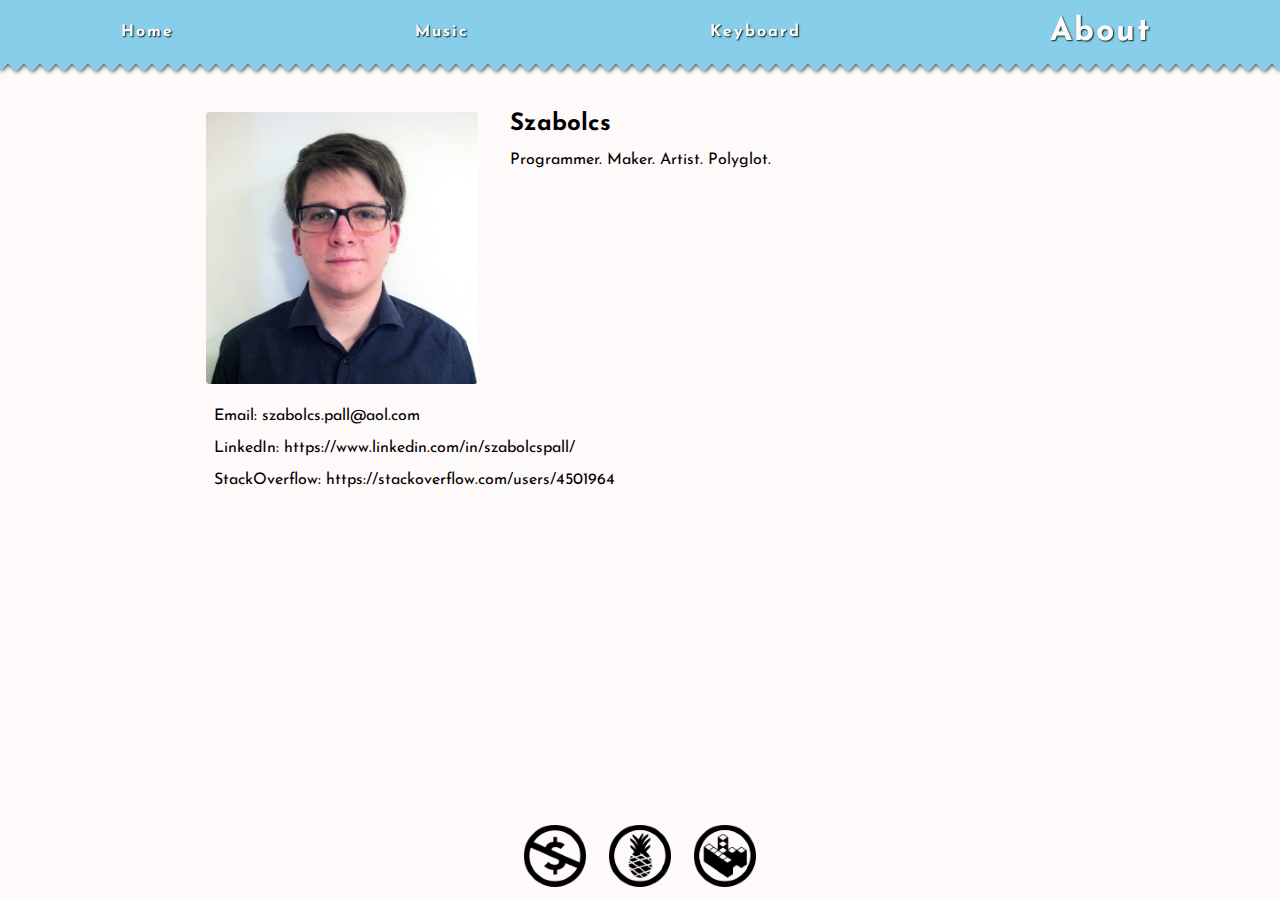
<file: about.html>
<!doctype html>
<html lang="en">
<meta name="viewport" content="width=device-width, initial-scale=1">
<link rel="stylesheet" href="style/main.css">
<style>
	span {
		display: block;
		width: 100%;
		font-size: 75%;
	}

	article img {
		margin-bottom: 1rem;
		float: left;
		width: calc(35% - 2rem);
		margin-right: 2rem;
		border-radius: 4px;
	}

	strong {
		width: 100%;
	}

	ul,
	ol {
		clear: both;
		list-style: none;
	}

	section {
		margin-top: 2rem;
	}

	ul,
	ol,
	dl,
	[property="description"] {
		margin-top: 1em;
	}

	[property="email"]::before {
		content: attr(property) ": ";
		text-transform: capitalize;
	}

	[property="sameAs"]::after {
		content: ":\00a0" attr(href);
	}
</style>
<title>About | Zibellino's</title>
<header role="navigation">
	<a href="/">Home</a>
	<a href="/music.html">Music</a>
	<a href="/keyboard.html">Keyboard</a>
	<h1><a href="/about.html">About</a></h1>
</header>
<article role="main" vocab="http://schema.org" typeof="Person">
	<img alt="Szabolcs" property="image" src="images/szabolcs.jpg">
	<h2 property="name">Szabolcs</h2>
	<p property="description">Programmer. Maker. Artist. Polyglot.</p>
	<ul>
		<li><a href="mailto:szabolcs.pall@aol.com" property="email">szabolcs.pall@aol.com</a>
		<li><a href="https://www.linkedin.com/in/szabolcspall/" property="sameAs">LinkedIn</a>
		<li><a href="https://stackoverflow.com/users/4501964" property="sameAs">StackOverflow</a>
	</ul>
</article>
<footer>
	<a href="http://creativecommons.org/licenses/by-nc/4.0/"><img alt="CC-BY-NC" src="/images/cc-by-nc.png"></a>
	<a href="http://www.konomark.org/"><img alt="Konomark" src="/images/konomark.png"></a>
	<a href="http://www.kopimi.com/"><img alt="Kopimi" src="/images/kopimi.png"></a>
</footer>
</file>
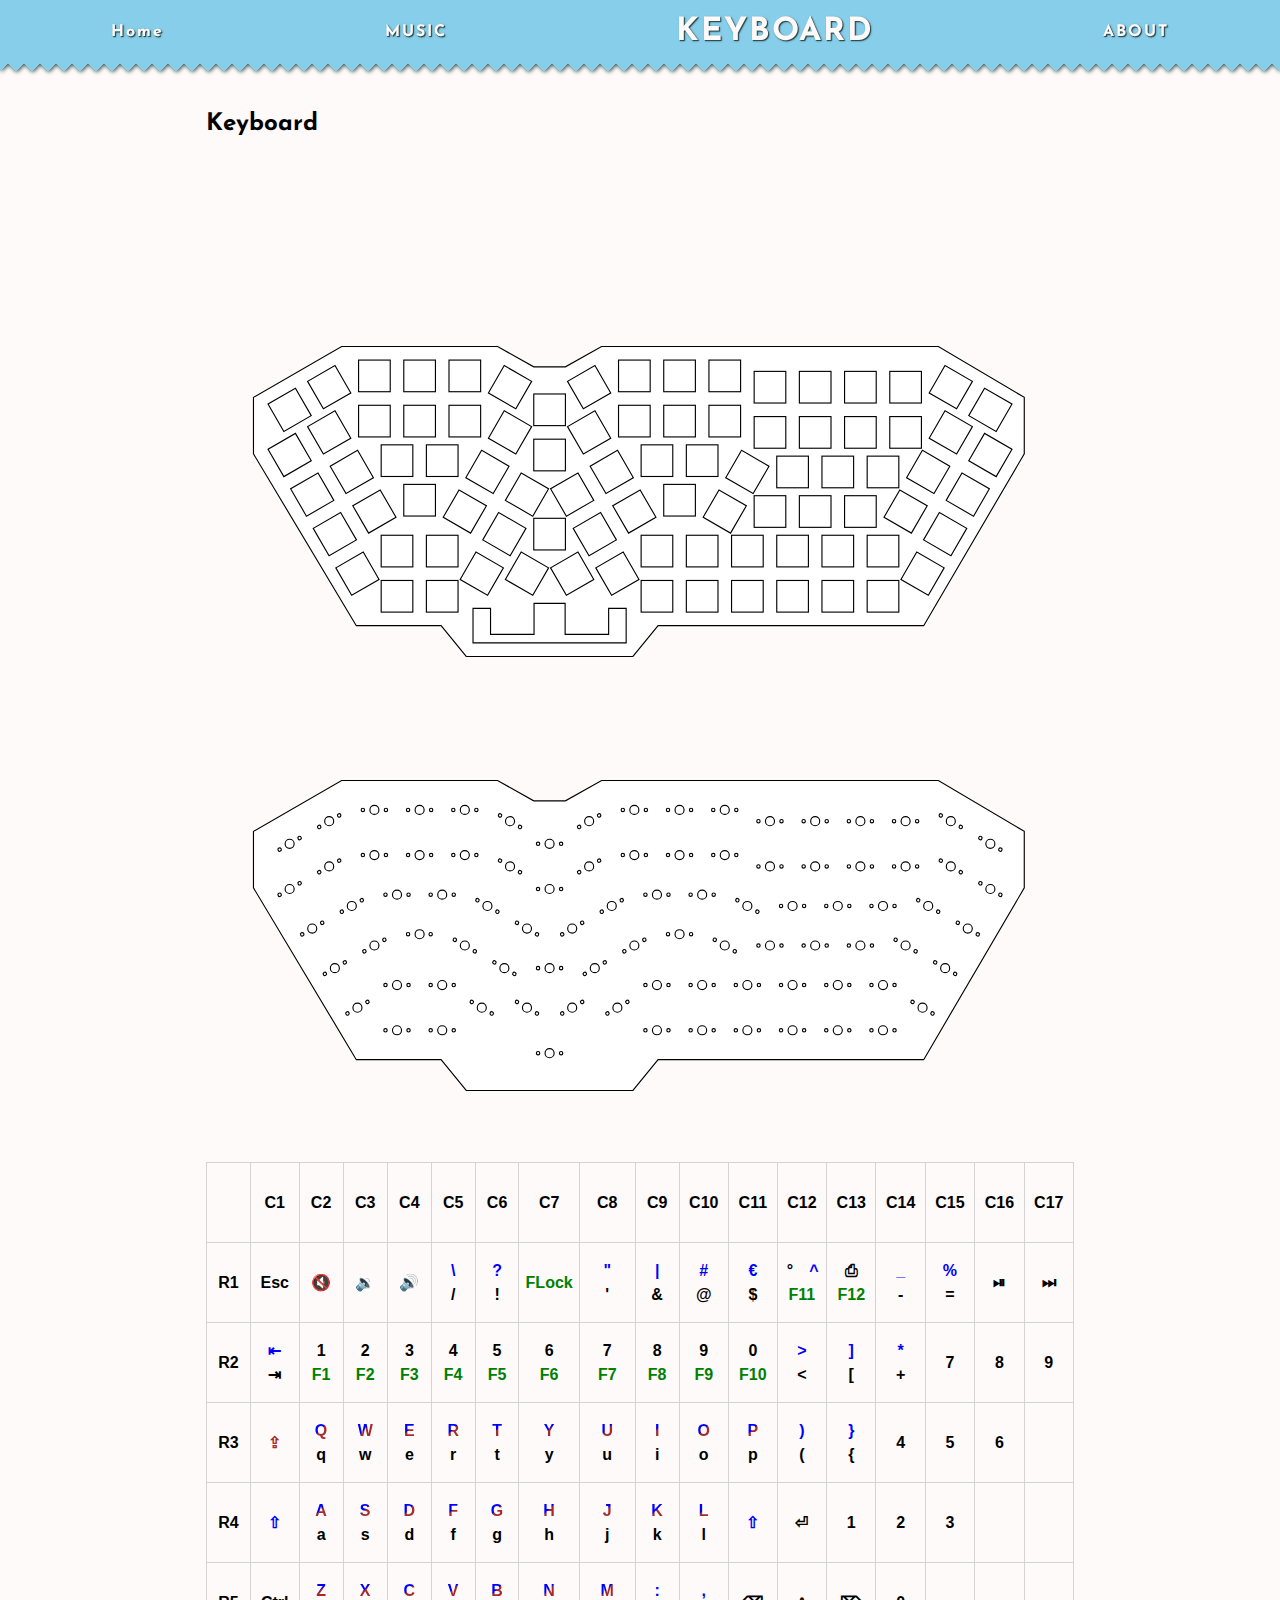
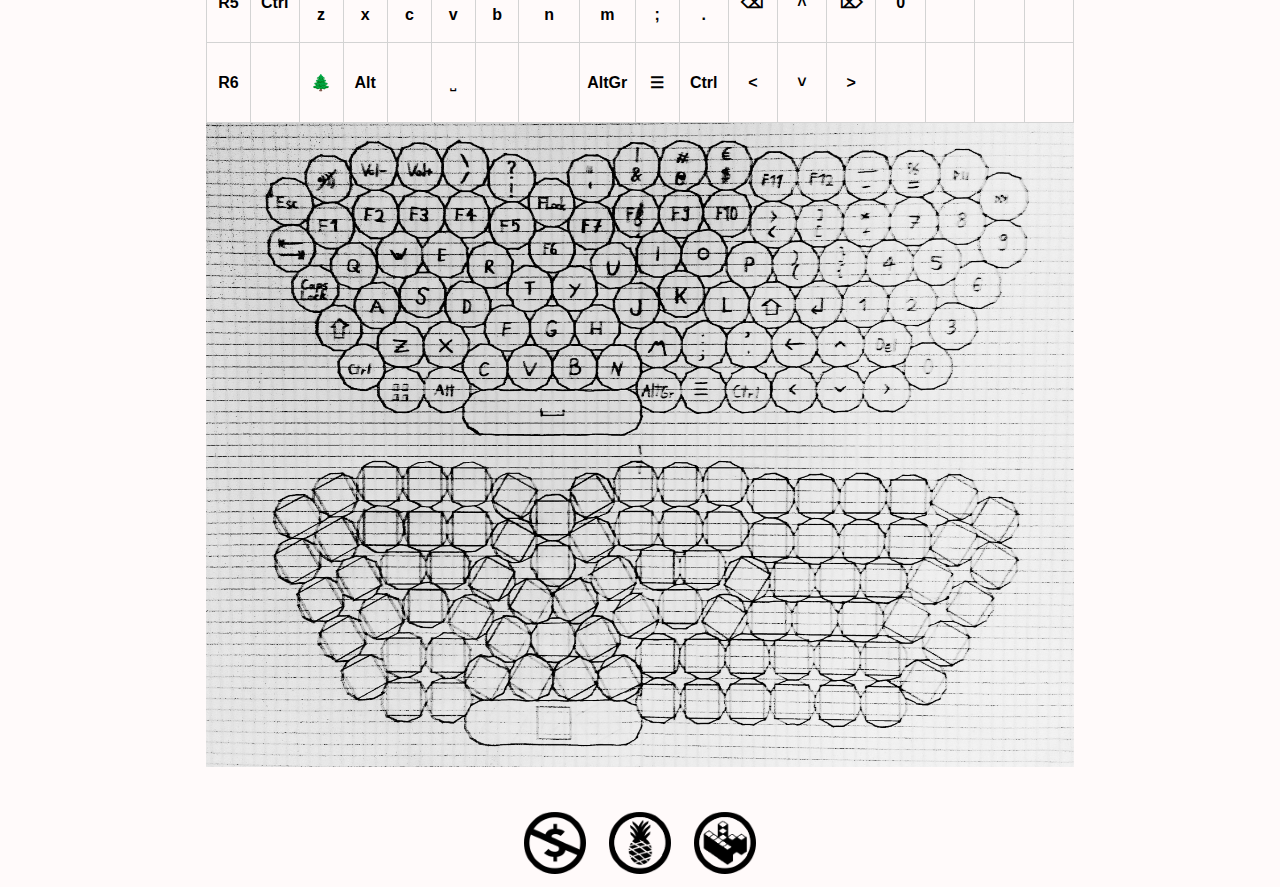
<file: keyboard.html>
<!doctype html>
<html lang="en">
<meta name="viewport" content="width=device-width, initial-scale=1">
<title>Szabolcs</title>
<header role="navigation">
	<a href="/">Home</a>
	<a href="/music.html">MUSIC</a>
	<h1><a href="/keyboard.html">KEYBOARD</a></h1>
	<a href="/szabolcs.html">ABOUT</a>
</header>
<section role="main">
	<h2>Keyboard</h2>
	<iframe src="https://www.viewstl.com/?embedded&color=gray&bgcolor=transparent&url=http%3A%2F%2Fzibellino.github.io%2Fimages%2Fkeycap-final-v5.stl&shading=flat&clean=no&noborder=yes&orientation=back&edges=yes"></iframe>
	<svg x="0" y="0" viewBox="0 0 384 384" xmlns="http://www.w3.org/2000/svg" style="stroke:#000000; fill:#ffffff; stroke-width: 0.5">
		<polygon points="21,47.5 60,25 129,25 145,34 159,34 175,25 239.5,25 324,25 362,47.5 362,72.5 317.5,148.5 200,148.5 188.875,162.125 115.125,162.125 104,148.5 66.5,148.5 21,72.5"/>
		<polygon points="21,239.5 60,217 129,217 145,226 159,226 175,217 239.5,217 324,217 362,239.5 362,264.5 317.5,340.5 200,340.5 188.875,354.125 115.125,354.125 104,340.5 66.5,340.5 21,264.5"/>

		<rect x="30" y="46" height="14" width="14" transform="rotate(-30 37 53)"></rect>
		<rect x="47.5" y="36" height="14" width="14" transform="rotate(-30 54.5 43)"></rect>
		<rect x="67.5" y="31" height="14" width="14"></rect>
		<rect x="87.5" y="31" height="14" width="14"></rect>
		<rect x="107.5" y="31" height="14" width="14"></rect>
		<rect x="127.5" y="36" height="14" width="14" transform="rotate(30 134.5 43)"></rect>
		<rect x="145" y="46" height="14" width="14"></rect>
		<rect x="162.5" y="36" height="14" width="14" transform="rotate(-30 169.5 43)"></rect>
		<rect x="182.5" y="31" height="14" width="14"></rect>
		<rect x="202.5" y="31" height="14" width="14"></rect>
		<rect x="222.5" y="31" height="14" width="14"></rect>
		<rect x="242.5" y="36" height="14" width="14"></rect>
		<rect x="262.5" y="36" height="14" width="14"></rect>
		<rect x="282.5" y="36" height="14" width="14"></rect>
		<rect x="302.5" y="36" height="14" width="14"></rect>
		<rect x="322.5" y="36" height="14" width="14" transform="rotate(30 329.5 43)"></rect>
		<rect x="340" y="46" height="14" width="14" transform="rotate(30 347 53)"></rect>

		<rect x="30" y="66" height="14" width="14" transform="rotate(-30 37 73)"></rect>
		<rect x="47.5" y="56" height="14" width="14" transform="rotate(-30 54.5 63)"></rect>
		<rect x="67.5" y="51" height="14" width="14"></rect>
		<rect x="87.5" y="51" height="14" width="14"></rect>
		<rect x="107.5" y="51" height="14" width="14"></rect>
		<rect x="127.5" y="56" height="14" width="14" transform="rotate(30 134.5 63)"></rect>
		<rect x="145" y="66" height="14" width="14"></rect>
		<rect x="162.5" y="56" height="14" width="14" transform="rotate(-30 169.5 63)"></rect>
		<rect x="182.5" y="51" height="14" width="14"></rect>
		<rect x="202.5" y="51" height="14" width="14"></rect>
		<rect x="222.5" y="51" height="14" width="14"></rect>
		<rect x="242.5" y="56" height="14" width="14"></rect>
		<rect x="262.5" y="56" height="14" width="14"></rect>
		<rect x="282.5" y="56" height="14" width="14"></rect>
		<rect x="302.5" y="56" height="14" width="14"></rect>
		<rect x="322.5" y="56" height="14" width="14" transform="rotate(30 329.5 63)"></rect>
		<rect x="340" y="66" height="14" width="14" transform="rotate(30 347 73)"></rect>

		<rect x="40" y="83.5" height="14" width="14" transform="rotate(-30 47 90.5)"></rect>
		<rect x="57.5" y="73.5" height="14" width="14" transform="rotate(-30 64.5 80.5)"></rect>
		<rect x="77.5" y="68.5" height="14" width="14"></rect>
		<rect x="97.5" y="68.5" height="14" width="14"></rect>
		<rect x="117.5" y="73.5" height="14" width="14" transform="rotate(30 124.5 80.5)"></rect>
		<rect x="135" y="83.5" height="14" width="14" transform="rotate(30 142 90.5)"></rect>
		<rect x="155" y="83.5" height="14" width="14" transform="rotate(-30 162 90.5)"></rect>
		<rect x="172.5" y="73.5" height="14" width="14" transform="rotate(-30 179.5 80.5)"></rect>
		<rect x="192.5" y="68.5" height="14" width="14"></rect>
		<rect x="212.5" y="68.5" height="14" width="14"></rect>
		<rect x="232.5" y="73.5" height="14" width="14" transform="rotate(30 239.5 80.5)"></rect>
		<rect x="252.5" y="73.5" height="14" width="14"></rect>
		<rect x="272.5" y="73.5" height="14" width="14"></rect>
		<rect x="292.5" y="73.5" height="14" width="14"></rect>
		<rect x="312.5" y="73.5" height="14" width="14" transform="rotate(30 319.5 80.5)"></rect>
		<rect x="330" y="83.5" height="14" width="14" transform="rotate(30 337 90.5)"></rect>

		<rect x="50" y="101" height="14" width="14" transform="rotate(-30 57 108)"></rect>
		<rect x="67.5" y="91" height="14" width="14" transform="rotate(-30 74.5 98)"></rect>
		<rect x="87.5" y="86" height="14" width="14"></rect>
		<rect x="107.5" y="91" height="14" width="14" transform="rotate(30 114.5 98)"></rect>
		<rect x="125" y="101" height="14" width="14" transform="rotate(30 132 108)"></rect>
		<rect x="145" y="101" height="14" width="14"></rect>
		<rect x="165" y="101" height="14" width="14" transform="rotate(-30 172 108)"></rect>
		<rect x="182.5" y="91" height="14" width="14" transform="rotate(-30 189.5 98)"></rect>
		<rect x="202.5" y="86" height="14" width="14"></rect>
		<rect x="222.5" y="91" height="14" width="14" transform="rotate(30 229.5 98)"></rect>
		<rect x="242.5" y="91" height="14" width="14"></rect>
		<rect x="262.5" y="91" height="14" width="14"></rect>
		<rect x="282.5" y="91" height="14" width="14"></rect>
		<rect x="302.5" y="91" height="14" width="14" transform="rotate(30 309.5 98)"></rect>
		<rect x="320" y="101" height="14" width="14" transform="rotate(30 327 108)"></rect>

		<rect x="60" y="118.5" height="14" width="14" transform="rotate(-30 67 125.5)"></rect>
		<rect x="77.5" y="108.5" height="14" width="14"></rect>
		<rect x="97.5" y="108.5" height="14" width="14"></rect>
		<rect x="115" y="118.5" height="14" width="14" transform="rotate(30 122 125.5)"></rect>
		<rect x="135" y="118.5" height="14" width="14" transform="rotate(30 142 125.5)"></rect>
		<rect x="155" y="118.5" height="14" width="14" transform="rotate(-30 162 125.5)"></rect>
		<rect x="175" y="118.5" height="14" width="14" transform="rotate(-30 182 125.5)"></rect>
		<rect x="192.5" y="108.5" height="14" width="14"></rect>
		<rect x="212.5" y="108.5" height="14" width="14"></rect>
		<rect x="232.5" y="108.5" height="14" width="14"></rect>
		<rect x="252.5" y="108.5" height="14" width="14"></rect>
		<rect x="272.5" y="108.5" height="14" width="14"></rect>
		<rect x="292.5" y="108.5" height="14" width="14"></rect>
		<rect x="310" y="118.5" height="14" width="14" transform="rotate(30 317 125.5)"></rect>

		<rect x="77.5" y="128.5" height="14" width="14"></rect>
		<rect x="97.5" y="128.5" height="14" width="14"></rect>
		<rect x="192.5" y="128.5" height="14" width="14"></rect>
		<rect x="212.5" y="128.5" height="14" width="14"></rect>
		<rect x="232.5" y="128.5" height="14" width="14"></rect>
		<rect x="252.5" y="128.5" height="14" width="14"></rect>
		<rect x="272.5" y="128.5" height="14" width="14"></rect>
		<rect x="292.5" y="128.5" height="14" width="14"></rect>

		<polygon points="118.125,140.875 125.875,140.875 125.875,152.375 145.125,152.375 145.125,138.625 158.875,138.625 158.875,152.375 178.125,152.375 178.125,140.875 185.875,140.875 185.875,156.125 118.125,156.125"/>

		<circle cx="37" cy="245" r="2"/>
		<circle cx="31.9" cy="245" r="0.75" transform="rotate(-30 37 245)"/>
		<circle cx="42.1" cy="245" r="0.75" transform="rotate(-30 37 245)"/>
		<circle cx="54.5" cy="235" r="2"/>
		<circle cx="49.4" cy="235" r="0.75" transform="rotate(-30 54.5 235)"/>
		<circle cx="59.6" cy="235" r="0.75" transform="rotate(-30 54.5 235)"/>
		<circle cx="74.5" cy="230" r="2"/>
		<circle cx="69.4" cy="230" r="0.75"/>
		<circle cx="79.6" cy="230" r="0.75"/>
		<circle cx="94.5" cy="230" r="2"/>
		<circle cx="89.4" cy="230" r="0.75"/>
		<circle cx="99.6" cy="230" r="0.75"/>
		<circle cx="114.5" cy="230" r="2"/>
		<circle cx="109.4" cy="230" r="0.75"/>
		<circle cx="119.6" cy="230" r="0.75"/>
		<circle cx="134.5" cy="235" r="2"/>
		<circle cx="129.4" cy="235" r="0.75" transform="rotate(30 134.5 235)"/>
		<circle cx="139.6" cy="235" r="0.75" transform="rotate(30 134.5 235)"/>
		<circle cx="152" cy="245" r="2"/>
		<circle cx="146.9" cy="245" r="0.75"/>
		<circle cx="157.1" cy="245" r="0.75"/>
		<circle cx="169.5" cy="235" r="2"/>
		<circle cx="164.4" cy="235" r="0.75" transform="rotate(-30 169.5 235)"/>
		<circle cx="174.6" cy="235" r="0.75" transform="rotate(-30 169.5 235)"/>
		<circle cx="189.5" cy="230" r="2"/>
		<circle cx="184.4" cy="230" r="0.75"/>
		<circle cx="194.6" cy="230" r="0.75"/>
		<circle cx="209.5" cy="230" r="2"/>
		<circle cx="204.4" cy="230" r="0.75"/>
		<circle cx="214.6" cy="230" r="0.75"/>
		<circle cx="229.5" cy="230" r="2"/>
		<circle cx="224.4" cy="230" r="0.75"/>
		<circle cx="234.6" cy="230" r="0.75"/>
		<circle cx="249.5" cy="235" r="2"/>
		<circle cx="244.4" cy="235" r="0.75"/>
		<circle cx="254.6" cy="235" r="0.75"/>
		<circle cx="269.5" cy="235" r="2"/>
		<circle cx="264.4" cy="235" r="0.75"/>
		<circle cx="274.6" cy="235" r="0.75"/>
		<circle cx="289.5" cy="235" r="2"/>
		<circle cx="284.4" cy="235" r="0.75"/>
		<circle cx="294.6" cy="235" r="0.75"/>
		<circle cx="309.5" cy="235" r="2"/>
		<circle cx="304.4" cy="235" r="0.75"/>
		<circle cx="314.6" cy="235" r="0.75"/>
		<circle cx="329.5" cy="235" r="2"/>
		<circle cx="324.4" cy="235" r="0.75" transform="rotate(30 329.5 235)"/>
		<circle cx="334.6" cy="235" r="0.75" transform="rotate(30 329.5 235)"/>
		<circle cx="347" cy="245" r="2"/>
		<circle cx="341.9" cy="245" r="0.75" transform="rotate(30 347 245)"/>
		<circle cx="352.1" cy="245" r="0.75" transform="rotate(30 347 245)"/>

		<circle cx="37" cy="265" r="2"/>
		<circle cx="31.9" cy="265" r="0.75" transform="rotate(-30 37 265)"/>
		<circle cx="42.1" cy="265" r="0.75" transform="rotate(-30 37 265)"/>
		<circle cx="54.5" cy="255" r="2"/>
		<circle cx="49.4" cy="255" r="0.75" transform="rotate(-30 54.5 255)"/>
		<circle cx="59.6" cy="255" r="0.75" transform="rotate(-30 54.5 255)"/>
		<circle cx="74.5" cy="250" r="2"/>
		<circle cx="69.4" cy="250" r="0.75"/>
		<circle cx="79.6" cy="250" r="0.75"/>
		<circle cx="94.5" cy="250" r="2"/>
		<circle cx="89.4" cy="250" r="0.75"/>
		<circle cx="99.6" cy="250" r="0.75"/>
		<circle cx="114.5" cy="250" r="2"/>
		<circle cx="109.4" cy="250" r="0.75"/>
		<circle cx="119.6" cy="250" r="0.75"/>
		<circle cx="134.5" cy="255" r="2"/>
		<circle cx="129.4" cy="255" r="0.75" transform="rotate(30 134.5 255)"/>
		<circle cx="139.6" cy="255" r="0.75" transform="rotate(30 134.5 255)"/>
		<circle cx="152" cy="265" r="2"/>
		<circle cx="146.9" cy="265" r="0.75"/>
		<circle cx="157.1" cy="265" r="0.75"/>
		<circle cx="169.5" cy="255" r="2"/>
		<circle cx="164.4" cy="255" r="0.75" transform="rotate(-30 169.5 255)"/>
		<circle cx="174.6" cy="255" r="0.75" transform="rotate(-30 169.5 255)"/>
		<circle cx="189.5" cy="250" r="2"/>
		<circle cx="184.4" cy="250" r="0.75"/>
		<circle cx="194.6" cy="250" r="0.75"/>
		<circle cx="209.5" cy="250" r="2"/>
		<circle cx="204.4" cy="250" r="0.75"/>
		<circle cx="214.6" cy="250" r="0.75"/>
		<circle cx="229.5" cy="250" r="2"/>
		<circle cx="224.4" cy="250" r="0.75"/>
		<circle cx="234.6" cy="250" r="0.75"/>
		<circle cx="249.5" cy="255" r="2"/>
		<circle cx="244.4" cy="255" r="0.75"/>
		<circle cx="254.6" cy="255" r="0.75"/>
		<circle cx="269.5" cy="255" r="2"/>
		<circle cx="264.4" cy="255" r="0.75"/>
		<circle cx="274.6" cy="255" r="0.75"/>
		<circle cx="289.5" cy="255" r="2"/>
		<circle cx="284.4" cy="255" r="0.75"/>
		<circle cx="294.6" cy="255" r="0.75"/>
		<circle cx="309.5" cy="255" r="2"/>
		<circle cx="304.4" cy="255" r="0.75"/>
		<circle cx="314.6" cy="255" r="0.75"/>
		<circle cx="329.5" cy="255" r="2"/>
		<circle cx="324.4" cy="255" r="0.75" transform="rotate(30 329.5 255)"/>
		<circle cx="334.6" cy="255" r="0.75" transform="rotate(30 329.5 255)"/>
		<circle cx="347" cy="265" r="2"/>
		<circle cx="341.9" cy="265" r="0.75" transform="rotate(30 347 265)"/>
		<circle cx="352.1" cy="265" r="0.75" transform="rotate(30 347 265)"/>

		<circle cx="47" cy="282.5" r="2"/>
		<circle cx="41.9" cy="282.5" r="0.75" transform="rotate(-30 47 282.5)"/>
		<circle cx="52.1" cy="282.5" r="0.75" transform="rotate(-30 47 282.5)"/>
		<circle cx="64.5" cy="272.5" r="2"/>
		<circle cx="59.4" cy="272.5" r="0.75" transform="rotate(-30 64.5 272.5)"/>
		<circle cx="69.6" cy="272.5" r="0.75" transform="rotate(-30 64.5 272.5)"/>
		<circle cx="84.5" cy="267.5" r="2"/>
		<circle cx="79.4" cy="267.5" r="0.75"/>
		<circle cx="89.6" cy="267.5" r="0.75"/>
		<circle cx="104.5" cy="267.5" r="2"/>
		<circle cx="99.4" cy="267.5" r="0.75"/>
		<circle cx="109.6" cy="267.5" r="0.75"/>
		<circle cx="124.5" cy="272.5" r="2"/>
		<circle cx="119.4" cy="272.5" r="0.75" transform="rotate(30 124.5 272.5)"/>
		<circle cx="129.6" cy="272.5" r="0.75" transform="rotate(30 124.5 272.5)"/>
		<circle cx="142" cy="282.5" r="2"/>
		<circle cx="136.9" cy="282.5" r="0.75" transform="rotate(30 142 282.5)"/>
		<circle cx="147.1" cy="282.5" r="0.75" transform="rotate(30 142 282.5)"/>
		<circle cx="162" cy="282.5" r="2"/>
		<circle cx="156.9" cy="282.5" r="0.75" transform="rotate(-30 162 282.5)"/>
		<circle cx="167.1" cy="282.5" r="0.75" transform="rotate(-30 162 282.5)"/>
		<circle cx="179.5" cy="272.5" r="2"/>
		<circle cx="174.4" cy="272.5" r="0.75" transform="rotate(-30 179.5 272.5)"/>
		<circle cx="184.6" cy="272.5" r="0.75" transform="rotate(-30 179.5 272.5)"/>
		<circle cx="199.5" cy="267.5" r="2"/>
		<circle cx="194.4" cy="267.5" r="0.75"/>
		<circle cx="204.6" cy="267.5" r="0.75"/>
		<circle cx="219.5" cy="267.5" r="2"/>
		<circle cx="214.4" cy="267.5" r="0.75"/>
		<circle cx="224.6" cy="267.5" r="0.75"/>
		<circle cx="239.5" cy="272.5" r="2"/>
		<circle cx="234.4" cy="272.5" r="0.75" transform="rotate(30 239.5 272.5)"/>
		<circle cx="244.6" cy="272.5" r="0.75" transform="rotate(30 239.5 272.5)"/>
		<circle cx="259.5" cy="272.5" r="2"/>
		<circle cx="254.4" cy="272.5" r="0.75"/>
		<circle cx="264.6" cy="272.5" r="0.75"/>
		<circle cx="279.5" cy="272.5" r="2"/>
		<circle cx="274.4" cy="272.5" r="0.75"/>
		<circle cx="284.6" cy="272.5" r="0.75"/>
		<circle cx="299.5" cy="272.5" r="2"/>
		<circle cx="294.4" cy="272.5" r="0.75"/>
		<circle cx="304.6" cy="272.5" r="0.75"/>
		<circle cx="319.5" cy="272.5" r="2"/>
		<circle cx="314.4" cy="272.5" r="0.75" transform="rotate(30 319.5 272.5)"/>
		<circle cx="324.6" cy="272.5" r="0.75" transform="rotate(30 319.5 272.5)"/>
		<circle cx="337" cy="282.5" r="2"/>
		<circle cx="331.9" cy="282.5" r="0.75" transform="rotate(30 337 282.5)"/>
		<circle cx="342.1" cy="282.5" r="0.75" transform="rotate(30 337 282.5)"/>

		<circle cx="57" cy="300" r="2"/>
		<circle cx="51.9" cy="300" r="0.75" transform="rotate(-30 57 300)"/>
		<circle cx="62.1" cy="300" r="0.75" transform="rotate(-30 57 300)"/>
		<circle cx="74.5" cy="290" r="2"/>
		<circle cx="69.4" cy="290" r="0.75" transform="rotate(-30 74.5 290)"/>
		<circle cx="79.6" cy="290" r="0.75" transform="rotate(-30 74.5 290)"/>
		<circle cx="94.5" cy="285" r="2"/>
		<circle cx="89.4" cy="285" r="0.75"/>
		<circle cx="99.4" cy="285" r="0.75"/>
		<circle cx="114.5" cy="290" r="2"/>
		<circle cx="109.4" cy="290" r="0.75" transform="rotate(30 114.5 290)"/>
		<circle cx="119.6" cy="290" r="0.75" transform="rotate(30 114.5 290)"/>
		<circle cx="132" cy="300" r="2"/>
		<circle cx="126.9" cy="300" r="0.75" transform="rotate(30 132 300)"/>
		<circle cx="137.1" cy="300" r="0.75" transform="rotate(30 132 300)"/>
		<circle cx="152" cy="300" r="2"/>
		<circle cx="146.9" cy="300" r="0.75"/>
		<circle cx="157.1" cy="300" r="0.75"/>
		<circle cx="172" cy="300" r="2"/>
		<circle cx="166.9" cy="300" r="0.75" transform="rotate(-30 172 300)"/>
		<circle cx="177.1" cy="300" r="0.75" transform="rotate(-30 172 300)"/>
		<circle cx="189.5" cy="290" r="2"/>
		<circle cx="184.4" cy="290" r="0.75" transform="rotate(-30 189.5 290)"/>
		<circle cx="194.6" cy="290" r="0.75" transform="rotate(-30 189.5 290)"/>
		<circle cx="209.5" cy="285" r="2"/>
		<circle cx="204.4" cy="285" r="0.75"/>
		<circle cx="214.6" cy="285" r="0.75"/>
		<circle cx="229.5" cy="290" r="2"/>
		<circle cx="224.4" cy="290" r="0.75" transform="rotate(30 229.5 290)"/>
		<circle cx="234.6" cy="290" r="0.75" transform="rotate(30 229.5 290)"/>
		<circle cx="249.5" cy="290" r="2"/>
		<circle cx="244.4" cy="290" r="0.75"/>
		<circle cx="254.6" cy="290" r="0.75"/>
		<circle cx="269.5" cy="290" r="2"/>
		<circle cx="264.4" cy="290" r="0.75"/>
		<circle cx="274.6" cy="290" r="0.75"/>
		<circle cx="289.5" cy="290" r="2"/>
		<circle cx="284.4" cy="290" r="0.75"/>
		<circle cx="294.6" cy="290" r="0.75"/>
		<circle cx="309.5" cy="290" r="2"/>
		<circle cx="304.4" cy="290" r="0.75" transform="rotate(30 309.5 290)"/>
		<circle cx="314.6" cy="290" r="0.75" transform="rotate(30 309.5 290)"/>
		<circle cx="327" cy="300" r="2"/>
		<circle cx="321.9" cy="300" r="0.75" transform="rotate(30 327 300)"/>
		<circle cx="332.1" cy="300" r="0.75" transform="rotate(30 327 300)"/>

		<circle cx="67" cy="317.5" r="2"/>
		<circle cx="61.9" cy="317.5" r="0.75" transform="rotate(-30 67 317.5)"/>
		<circle cx="72.1" cy="317.5" r="0.75" transform="rotate(-30 67 317.5)"/>
		<circle cx="84.5" cy="307.5" r="2"/>
		<circle cx="79.4" cy="307.5" r="0.75"/>
		<circle cx="89.6" cy="307.5" r="0.75"/>
		<circle cx="104.5" cy="307.5" r="2"/>
		<circle cx="99.4" cy="307.5" r="0.75"/>
		<circle cx="109.6" cy="307.5" r="0.75"/>
		<circle cx="122" cy="317.5" r="2"/>
		<circle cx="116.9" cy="317.5" r="0.75" transform="rotate(30 122 317.5)"/>
		<circle cx="127.1" cy="317.5" r="0.75" transform="rotate(30 122 317.5)"/>
		<circle cx="142" cy="317.5" r="2"/>
		<circle cx="136.9" cy="317.5" r="0.75" transform="rotate(30 142 317.5)"/>
		<circle cx="147.1" cy="317.5" r="0.75" transform="rotate(30 142 317.5)"/>
		<circle cx="162" cy="317.5" r="2"/>
		<circle cx="156.9" cy="317.5" r="0.75" transform="rotate(-30 162 317.5)"/>
		<circle cx="167.1" cy="317.5" r="0.75" transform="rotate(-30 162 317.5)"/>
		<circle cx="182" cy="317.5" r="2"/>
		<circle cx="176.9" cy="317.5" r="0.75" transform="rotate(-30 182 317.5)"/>
		<circle cx="187.1" cy="317.5" r="0.75" transform="rotate(-30 182 317.5)"/>
		<circle cx="199.5" cy="307.5" r="2"/>
		<circle cx="194.4" cy="307.5" r="0.75"/>
		<circle cx="204.6" cy="307.5" r="0.75"/>
		<circle cx="219.5" cy="307.5" r="2"/>
		<circle cx="214.4" cy="307.5" r="0.75"/>
		<circle cx="224.6" cy="307.5" r="0.75"/>
		<circle cx="239.5" cy="307.5" r="2"/>
		<circle cx="234.4" cy="307.5" r="0.75"/>
		<circle cx="244.6" cy="307.5" r="0.75"/>
		<circle cx="259.5" cy="307.5" r="2"/>
		<circle cx="254.4" cy="307.5" r="0.75"/>
		<circle cx="264.6" cy="307.5" r="0.75"/>
		<circle cx="279.5" cy="307.5" r="2"/>
		<circle cx="274.4" cy="307.5" r="0.75"/>
		<circle cx="284.6" cy="307.5" r="0.75"/>
		<circle cx="299.5" cy="307.5" r="2"/>
		<circle cx="294.4" cy="307.5" r="0.75"/>
		<circle cx="304.6" cy="307.5" r="0.75"/>
		<circle cx="317" cy="317.5" r="2"/>
		<circle cx="311.9" cy="317.5" r="0.75" transform="rotate(30 317 317.5)"/>
		<circle cx="322.1" cy="317.5" r="0.75" transform="rotate(30 317 317.5)"/>

		<circle cx="84.5" cy="327.5" r="2"/>
		<circle cx="79.4" cy="327.5" r="0.75"/>
		<circle cx="89.6" cy="327.5" r="0.75"/>
		<circle cx="104.5" cy="327.5" r="2"/>
		<circle cx="99.4" cy="327.5" r="0.75"/>
		<circle cx="109.6" cy="327.5" r="0.75"/>
		<circle cx="199.5" cy="327.5" r="2"/>
		<circle cx="194.4" cy="327.5" r="0.75"/>
		<circle cx="204.6" cy="327.5" r="0.75"/>
		<circle cx="219.5" cy="327.5" r="2"/>
		<circle cx="214.4" cy="327.5" r="0.75"/>
		<circle cx="224.6" cy="327.5" r="0.75"/>
		<circle cx="239.5" cy="327.5" r="2"/>
		<circle cx="234.4" cy="327.5" r="0.75"/>
		<circle cx="244.6" cy="327.5" r="0.75"/>
		<circle cx="259.5" cy="327.5" r="2"/>
		<circle cx="254.4" cy="327.5" r="0.75"/>
		<circle cx="264.6" cy="327.5" r="0.75"/>
		<circle cx="279.5" cy="327.5" r="2"/>
		<circle cx="274.4" cy="327.5" r="0.75"/>
		<circle cx="284.6" cy="327.5" r="0.75"/>
		<circle cx="299.5" cy="327.5" r="2"/>
		<circle cx="294.4" cy="327.5" r="0.75"/>
		<circle cx="304.6" cy="327.5" r="0.75"/>

		<circle cx="152" cy="337.625" r="2"/>
		<circle cx="146.9" cy="337.625" r="0.75"/>
		<circle cx="157.1" cy="337.625" r="0.75"/>
	</svg>
	<table>
		<tr><th></th>
			<th>C1</th>
			<th>C2</th>
			<th>C3</th>
			<th>C4</th>
			<th>C5</th>
			<th>C6</th>
			<th>C7</th>
			<th>C8</th>
			<th>C9</th>
			<th>C10</th>
			<th>C11</th>
			<th>C12</th>
			<th>C13</th>
			<th>C14</th>
			<th>C15</th>
			<th>C16</th>
			<th>C17</th>
		<tr><th>R1</th>
			<td>Esc</td>
			<td>🔇</td>
			<td>🔉</td>
			<td>🔊</td>
			<td>
				<table>
					<tr><td class="s">\</td>
					<tr><td>/</td>
				</table>
			</td>
			<td>
				<table>
					<tr><td class="s">?</td>
					<tr><td>!</td>
				</table>
			</td>
			<td class="f">FLock</td>
			<td>
				<table>
					<tr><td class="s">"</td>
					<tr><td>'</td>
				</table>
			</td>
			<td>
				<table>
					<tr><td class="s">|</td>
					<tr><td>&</td>
				</table>
			</td>
			<td>
				<table>
					<tr><td class="s">#</td>
					<tr><td>@</td>
				</table>
			</td>
			<td>
				<table>
					<tr><td class="s">€</td>
					<tr><td>$</td>
				</table>
			</td>
			<td>
				<table>
					<tr><td>°</td><td class="s">^</td>
					<tr><td class="f" colspan="2">F11</td>
				</table>
			</td>
			<td>
				<table>
					<tr><td>⎙</td></td>
					<tr><td class="f">F12</td>
				</table>
			</td>
			<td>
				<table>
					<tr><td class="s">_</td>
					<tr><td>-</td>
				</table>
			</td>
			<td>
				<table>
					<tr><td class="s">%</td>
					<tr><td>=</td>
				</table>
			</td>
			<td>⏯</td>
			<td>⏭</td>
		<tr><th>R2</th>
			<td>
				<table>
					<tr><td class="s">⇤</td>
					<tr><td>⇥</td>
				</table>
			</td>
			<td>
				<table>
					<tr><td>1</td>
					<tr><td class="f">F1</td>
				</table>
			</td>
			</td>
			<td>
				<table>
					<tr><td>2</td>
					<tr><td class="f">F2</td>
				</table>
			</td>
			</td>
			<td>
				<table>
					<tr><td>3</td>
					<tr><td class="f">F3</td>
				</table>
			</td>
			</td>
			<td>
				<table>
					<tr><td>4</td>
					<tr><td class="f">F4</td>
				</table>
			</td>
			</td>
			<td>
				<table>
					<tr><td>5</td>
					<tr><td class="f">F5</td>
				</table>
			</td>
			</td>
			<td>
				<table>
					<tr><td>6</td>
					<tr><td class="f">F6</td>
				</table>
			</td>
			</td>
			<td>
				<table>
					<tr><td>7</td>
					<tr><td class="f">F7</td>
				</table>
			</td>
			</td>
			<td>
				<table>
					<tr><td>8</td>
					<tr><td class="f">F8</td>
				</table>
			</td>
			</td>
			<td>
				<table>
					<tr><td>9</td>
					<tr><td class="f">F9</td>
				</table>
			</td>
			</td>
			<td>
				<table>
					<tr><td>0</td>
					<tr><td class="f">F10</td>
				</table>
			</td>
			<td>
				<table>
					<tr><td class="s">></td>
					<tr><td><</td>
				</table>
			</td>
			<td>
				<table>
					<tr><td class="s">]</td>
					<tr><td>[</td>
				</table>
			</td>
			<td>
				<table>
					<tr><td class="s">*</td>
					<tr><td>+</td>
				</table>
			</td>
			<td>7</td>
			<td>8</td>
			<td>9</td>
		<tr><th>R3</th>
			<td class="c">⇪</td>
			<td>
				<table>
					<tr><td class="s c">Q</td>
					<tr><td>q</td>
				</table>
			</td>
			<td>
				<table>
					<tr><td class="s c">W</td>
					<tr><td>w</td>
				</table>
			</td>
			<td>
				<table>
					<tr><td class="s c">E</td>
					<tr><td>e</td>
				</table>
			</td>
			<td>
				<table>
					<tr><td class="s c">R</td>
					<tr><td>r</td>
				</table>
			</td>
			<td>
				<table>
					<tr><td class="s c">T</td>
					<tr><td>t</td>
				</table>
			</td>
			<td>
				<table>
					<tr><td class="s c">Y</td>
					<tr><td>y</td>
				</table>
			</td>
			<td>
				<table>
					<tr><td class="s c">U</td>
					<tr><td>u</td>
				</table>
			</td>
			<td>
				<table>
					<tr><td class="s c">I</td>
					<tr><td>i</td>
				</table>
			</td>
			<td>
				<table>
					<tr><td class="s c">O</td>
					<tr><td>o</td>
				</table>
			</td>
			<td>
				<table>
					<tr><td class="s c">P</td>
					<tr><td>p</td>
				</table>
			</td>
			<td>
				<table>
					<tr><td class="s">)</td>
					<tr><td>(</td>
				</table>
			</td>
			<td>
				<table>
					<tr><td class="s">}</td>
					<tr><td>{</td>
				</table>
			</td>
			<td>4</td>
			<td>5</td>
			<td>6</td>
			<td></td>
		<tr><th>R4</th>
			<td class="s">⇧</td>
			<td>
				<table>
					<tr><td class="s c">A</td>
					<tr><td>a</td>
				</table>
			</td>
			<td>
				<table>
					<tr><td class="s c">S</td>
					<tr><td>s</td>
				</table>
			</td>
			<td>
				<table>
					<tr><td class="s c">D</td>
					<tr><td>d</td>
				</table>
			</td>
			<td>
				<table>
					<tr><td class="s c">F</td>
					<tr><td>f</td>
				</table>
			</td>
			<td>
				<table>
					<tr><td class="s c">G</td>
					<tr><td>g</td>
				</table>
			</td>
			<td>
				<table>
					<tr><td class="s c">H</td>
					<tr><td>h</td>
				</table>
			</td>
			<td>
				<table>
					<tr><td class="s c">J</td>
					<tr><td>j</td>
				</table>
			</td>
			<td>
				<table>
					<tr><td class="s c">K</td>
					<tr><td>k</td>
				</table>
			</td>
			<td>
				<table>
					<tr><td class="s c">L</td>
					<tr><td>l</td>
				</table>
			</td>
			<td class="s">⇧</td>
			<td>⏎</td>
			<td>1</td>
			<td>2</td>
			<td>3</td>
			<td></td>
			<td></td>
		<tr><th>R5</th>
			<td>Ctrl</td>
			<td>
				<table>
					<tr><td class="s c">Z</td>
					<tr><td>z</td>
				</table>
			</td>
			<td>
				<table>
					<tr><td class="s c">X</td>
					<tr><td>x</td>
				</table>
			</td>
			<td>
				<table>
					<tr><td class="s c">C</td>
					<tr><td>c</td>
				</table>
			</td>
			<td>
				<table>
					<tr><td class="s c">V</td>
					<tr><td>v</td>
				</table>
			</td>
			<td>
				<table>
					<tr><td class="s c">B</td>
					<tr><td>b</td>
				</table>
			</td>
			<td>
				<table>
					<tr><td class="s c">N</td>
					<tr><td>n</td>
				</table>
			</td>
			<td>
				<table>
					<tr><td class="s c">M</td>
					<tr><td>m</td>
				</table>
			</td>
			<td>
				<table>
					<tr><td class="s">:</td>
					<tr><td>;</td>
				</table>
			</td>
			<td>
				<table>
					<tr><td class="s">,</td>
					<tr><td>.</td>
				</table>
			</td>
			<td>⌫</td>
			<td>˄</td>
			<td>⌦</td>
			<td>0</td>
			<td></td>
			<td></td>
			<td></td>
		<tr><th>R6</th>
			<td></td>
			<td>🌲</td>
			<td>Alt</td>
			<td></td>
			<td>˽</td>
			<td></td>
			<td></td>
			<td>AltGr</td>
			<td>☰</td>
			<td>Ctrl</td>
			<td>˂</td>
			<td>˅</td>
			<td>˃</td>
			<td></td>
			<td></td>
			<td></td>
			<td></td>
	</table>
	<img alt="keyboard layout" property="image" src="images/keyboard-layout.jpg">
</section>
<footer>
	<a href="http://creativecommons.org/licenses/by-nc/4.0/"><img alt="CC-BY-NC" src="/images/cc-by-nc.png"></a>
	<a href="http://www.konomark.org/"><img alt="Konomark" src="/images/konomark.png"></a>
	<a href="http://www.kopimi.com/"><img alt="Kopimi" src="/images/kopimi.png"></a>
</footer>
<link rel="stylesheet" href="style/main.css">
<style>
	table {
		border-collapse: collapse;
		table-layout: fixed;
		font-family: Helvetica, sans-serif;
		font-weight: bold;
	}

	th, td {
		border: 1px solid lightgray;
		width: 80px;
		height: 80px;
		text-align: center;
		padding: 0;
	}

	table table {
		display: inline-table;
	}

	table table td {
		border: 0;
		width: 1.5em;
		height: 1.5em;
	}

	.s {
		color: blue;
	}

	.f {
		color: green;
	}

	.c {
		color: brown;
	}

	.s.c {
		background: -webkit-linear-gradient(-45deg, blue 0%, blue 47%, brown 48%);
		-webkit-background-clip: text;
		-webkit-text-fill-color: transparent;
	}
</style>
</file>
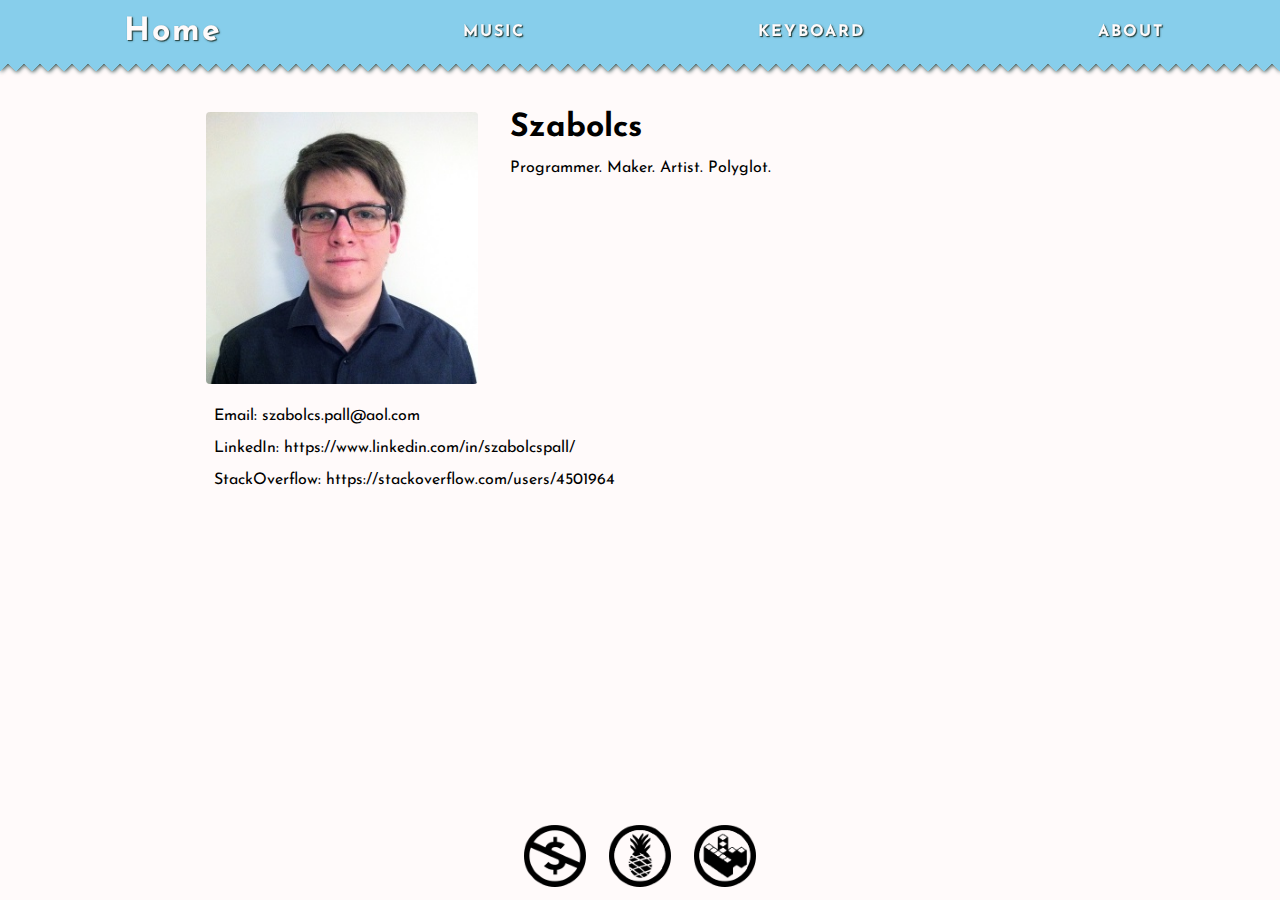
<file: szabolcs.html>
<!doctype html>
<html lang="en">
<meta name="viewport" content="width=device-width, initial-scale=1">
<title>Szabolcs</title>
<header role="navigation">
	<h1><a href="/">Home</a></h1>
	<a href="/music.html">MUSIC</a>
	<a href="/keyboard.html">KEYBOARD</a>
	<a href="/szabolcs.html">ABOUT</a>
</header>
<article role="main" vocab="http://schema.org" typeof="Person">
	<img alt="Szabolcs" property="image" src="images/szabolcs.jpg">
	<h1 property="name">Szabolcs</h1>
	<p property="description">Programmer. Maker. Artist. Polyglot.</p>
	<ul>
		<li><a href="mailto:szabolcs.pall@aol.com" property="email">szabolcs.pall@aol.com</a>
		<li><a href="https://www.linkedin.com/in/szabolcspall/" property="sameAs">LinkedIn</a>
		<li><a href="https://stackoverflow.com/users/4501964" property="sameAs">StackOverflow</a>
	</ul>
</article>
<footer>
	<a href="http://creativecommons.org/licenses/by-nc/4.0/"><img alt="CC-BY-NC" src="/images/cc-by-nc.png"></a>
	<a href="http://www.konomark.org/"><img alt="Konomark" src="/images/konomark.png"></a>
	<a href="http://www.kopimi.com/"><img alt="Kopimi" src="/images/kopimi.png"></a>
</footer>
<link rel="stylesheet" href="style/main.css">
<style>
	span {
		display: block;
		width: 100%;
		font-size: 75%;
	}

	article img {
		margin-bottom: 1rem;
		float: left;
		width: calc(35% - 2rem);
		margin-right: 2rem;
		border-radius: 4px;
	}

	strong {
		width: 100%;
	}

	ul,
	ol {
		clear: both;
		list-style: none;
	}

	section {
		margin-top: 2rem;
	}

	ul,
	ol,
	dl,
	[property="description"] {
		margin-top: 1em;
	}

	[property="email"]::before {
		content: attr(property) ": ";
		text-transform: capitalize;
	}

	[property="sameAs"]::after {
		content: ":\00a0" attr(href);
	}
</style>
</file>
<file: style/main.css>
@import url('https://fonts.googleapis.com/css?family=Josefin+Sans');

* {
	margin: 0;
	padding: 0;
	border: 0;
	box-sizing: border-box;
	max-width: 100%;
}

a {
	text-decoration: none;
	color: inherit;
	display: inline-block;
	padding: .5em;
}

iframe {
	width: 100%;
}

body {
	font-family: "Josefin Sans";
	background: snow;
	display: flex;
	flex-direction: column;
	min-height: 100vh;
	padding-top: 5em;
}

body > header {
	display: flex;
	justify-content: space-around;
	align-items: center;
	position: fixed;
	z-index: 2;
	top: 0;
	width: 100%;
	padding-bottom: .5em;
	background:
		linear-gradient(0deg, transparent 1em, skyblue 1em) top left / 100% 100%,
		linear-gradient(45deg, transparent 50%, skyblue 51%) bottom left / 1em 1em repeat-x,
		linear-gradient(-45deg, transparent 50%, skyblue 51%) bottom left / 1em 1em repeat-x;
	font-weight: bold;
	color: snow;
	text-shadow:
		1px 1px 0 darkslategray,
		1px 1px 2px darkslategray;
	letter-spacing: 2px;
	filter: drop-shadow(1px 1px 2px darkslategray);
}

main,
[role="main"]{
	flex-grow: 1;
	width: 100vh;
	padding: 2rem 1rem;
	margin: 0 auto;
	z-index: 1;
}

footer {
	text-align: center;
}
</file>
